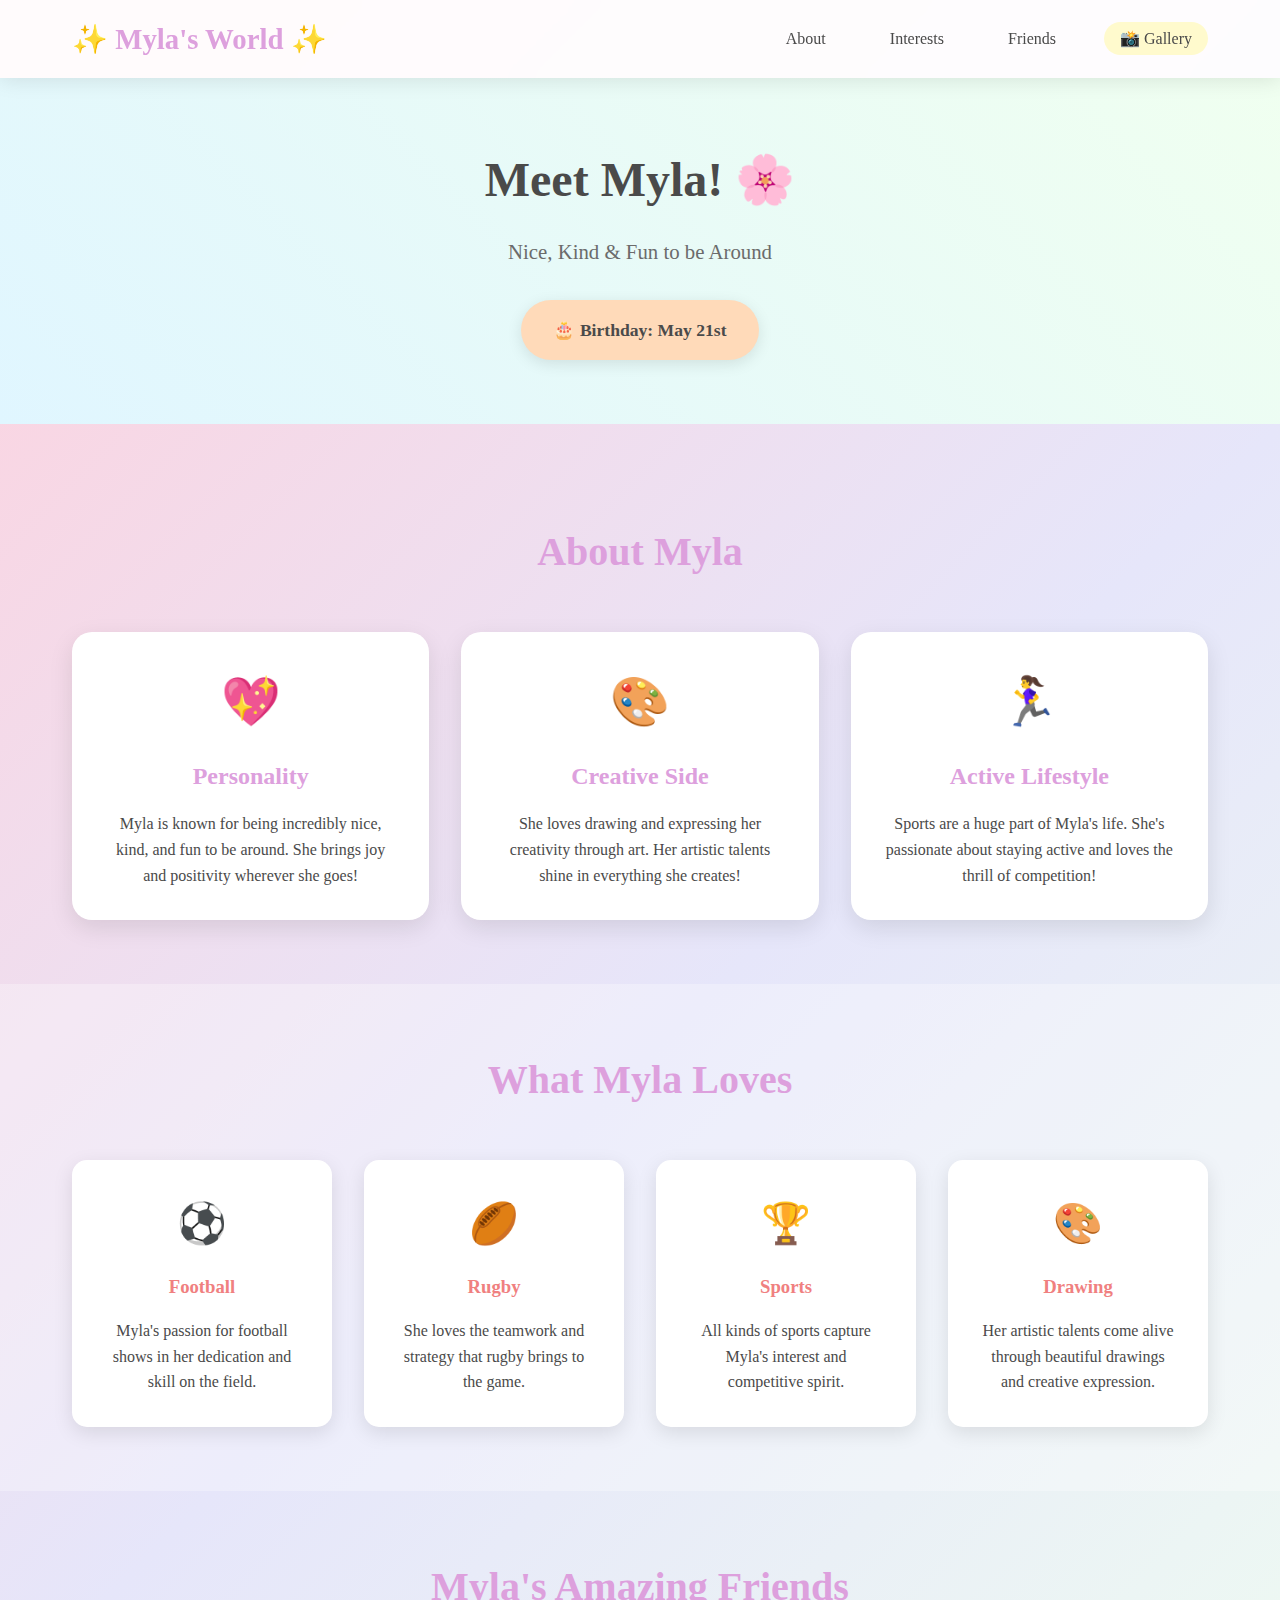
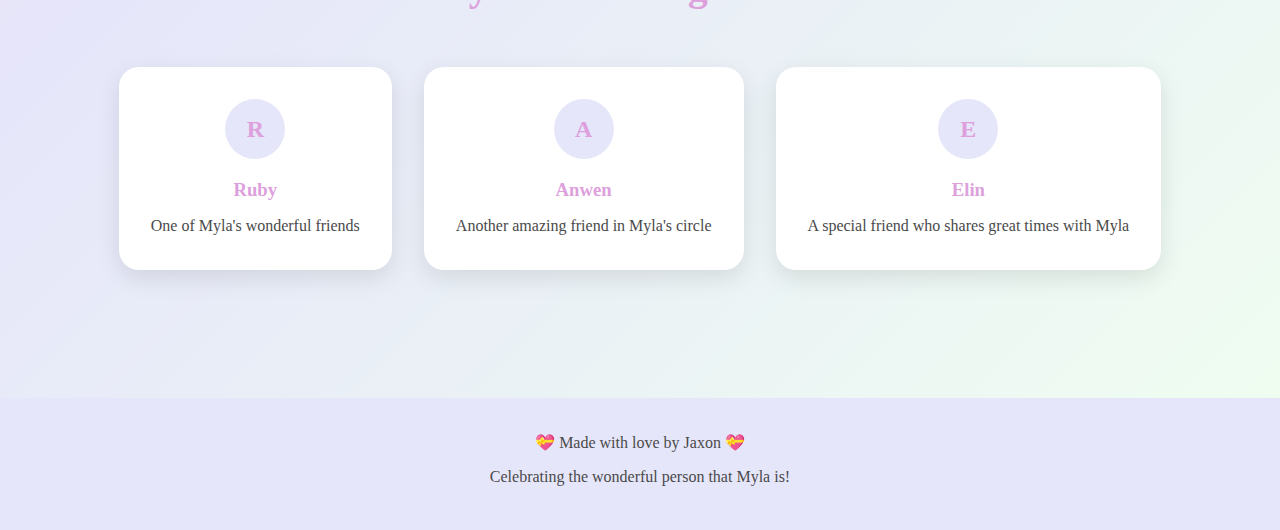
<file: index.html>
<!DOCTYPE html>
<html lang="en">
<head>
    <meta charset="UTF-8">
    <meta name="viewport" content="width=device-width, initial-scale=1.0">
    <title>All About Myla</title>
    <link rel="stylesheet" href="styles.css">
</head>
<body>
    <header>
        <nav>
            <h1>✨ Myla's World ✨</h1>
            <ul>
                <li><a href="#about">About</a></li>
                <li><a href="#interests">Interests</a></li>
                <li><a href="#friends">Friends</a></li>
                <li><a href="gallery.html" class="gallery-link">📸 Gallery</a></li>
            </ul>
        </nav>
    </header>

    <main>
        <section class="hero">
            <div class="hero-content">
                <h2>Meet Myla! 🌸</h2>
                <p class="hero-subtitle">Nice, Kind & Fun to be Around</p>
                <div class="birthday-badge">
                    🎂 Birthday: May 21st
                </div>
            </div>
        </section>

        <section id="about" class="section">
            <div class="container">
                <h2>About Myla</h2>
                <div class="about-grid">
                    <div class="about-card">
                        <div class="card-icon">💖</div>
                        <h3>Personality</h3>
                        <p>Myla is known for being incredibly nice, kind, and fun to be around. She brings joy and positivity wherever she goes!</p>
                    </div>
                    <div class="about-card">
                        <div class="card-icon">🎨</div>
                        <h3>Creative Side</h3>
                        <p>She loves drawing and expressing her creativity through art. Her artistic talents shine in everything she creates!</p>
                    </div>
                    <div class="about-card">
                        <div class="card-icon">🏃‍♀️</div>
                        <h3>Active Lifestyle</h3>
                        <p>Sports are a huge part of Myla's life. She's passionate about staying active and loves the thrill of competition!</p>
                    </div>
                </div>
            </div>
        </section>

        <section id="interests" class="section alt-bg">
            <div class="container">
                <h2>What Myla Loves</h2>
                <div class="interests-grid">
                    <div class="interest-card">
                        <div class="interest-icon">⚽</div>
                        <h3>Football</h3>
                        <p>Myla's passion for football shows in her dedication and skill on the field.</p>
                    </div>
                    <div class="interest-card">
                        <div class="interest-icon">🏉</div>
                        <h3>Rugby</h3>
                        <p>She loves the teamwork and strategy that rugby brings to the game.</p>
                    </div>
                    <div class="interest-card">
                        <div class="interest-icon">🏆</div>
                        <h3>Sports</h3>
                        <p>All kinds of sports capture Myla's interest and competitive spirit.</p>
                    </div>
                    <div class="interest-card">
                        <div class="interest-icon">🎨</div>
                        <h3>Drawing</h3>
                        <p>Her artistic talents come alive through beautiful drawings and creative expression.</p>
                    </div>
                </div>
            </div>
        </section>

        <section id="friends" class="section">
            <div class="container">
                <h2>Myla's Amazing Friends</h2>
                <div class="friends-container">
                    <div class="friend-card">
                        <div class="friend-initial">R</div>
                        <h3>Ruby</h3>
                        <p>One of Myla's wonderful friends</p>
                    </div>
                    <div class="friend-card">
                        <div class="friend-initial">A</div>
                        <h3>Anwen</h3>
                        <p>Another amazing friend in Myla's circle</p>
                    </div>
                    <div class="friend-card">
                        <div class="friend-initial">E</div>
                        <h3>Elin</h3>
                        <p>A special friend who shares great times with Myla</p>
                    </div>
                </div>
            </div>
        </section>
    </main>

    <footer>
        <div class="container">
            <p>💝 Made with love by Jaxon 💝</p>
            <p>Celebrating the wonderful person that Myla is!</p>
        </div>
    </footer>
</body>
</html>
</file>
<file: styles.css>
/* Pastel Color Palette */
:root {
    --pastel-pink: #FFD1DC;
    --pastel-lavender: #E6E6FA;
    --pastel-mint: #F0FFF0;
    --pastel-peach: #FFDAB9;
    --pastel-blue: #E0F6FF;
    --pastel-yellow: #FFFACD;
    --soft-purple: #DDA0DD;
    --soft-coral: #F08080;
    --text-dark: #4A4A4A;
    --text-light: #6B6B6B;
    --white: #FFFFFF;
}

* {
    margin: 0;
    padding: 0;
    box-sizing: border-box;
}

body {
    font-family: 'Georgia', 'Times New Roman', serif;
    line-height: 1.6;
    color: var(--text-dark);
    background: linear-gradient(135deg, var(--pastel-pink) 0%, var(--pastel-lavender) 50%, var(--pastel-mint) 100%);
    min-height: 100vh;
}

/* Header Styles */
header {
    background: rgba(255, 255, 255, 0.9);
    backdrop-filter: blur(10px);
    box-shadow: 0 2px 20px rgba(0, 0, 0, 0.1);
    position: sticky;
    top: 0;
    z-index: 100;
}

nav {
    display: flex;
    justify-content: space-between;
    align-items: center;
    padding: 1rem 2rem;
    max-width: 1200px;
    margin: 0 auto;
}

nav h1 {
    color: var(--soft-purple);
    font-size: 1.8rem;
    font-weight: bold;
}

nav ul {
    display: flex;
    list-style: none;
    gap: 2rem;
}

nav a {
    text-decoration: none;
    color: var(--text-dark);
    font-weight: 500;
    padding: 0.5rem 1rem;
    border-radius: 20px;
    transition: all 0.3s ease;
}

nav a:hover {
    background: var(--pastel-peach);
    transform: translateY(-2px);
}

.gallery-link {
    background: var(--pastel-yellow) !important;
    color: var(--text-dark) !important;
}

/* Hero Section */
.hero {
    text-align: center;
    padding: 4rem 2rem;
    background: linear-gradient(45deg, var(--pastel-blue), var(--pastel-mint));
    margin-bottom: 2rem;
}

.hero-content h2 {
    font-size: 3rem;
    margin-bottom: 1rem;
    color: var(--text-dark);
}

.hero-subtitle {
    font-size: 1.3rem;
    color: var(--text-light);
    margin-bottom: 2rem;
}

.birthday-badge {
    display: inline-block;
    background: var(--pastel-peach);
    padding: 1rem 2rem;
    border-radius: 30px;
    font-size: 1.1rem;
    font-weight: bold;
    color: var(--text-dark);
    box-shadow: 0 4px 15px rgba(0, 0, 0, 0.1);
}

/* Container */
.container {
    max-width: 1200px;
    margin: 0 auto;
    padding: 0 2rem;
}

/* Sections */
.section {
    padding: 4rem 0;
}

.alt-bg {
    background: rgba(255, 255, 255, 0.3);
}

.section h2 {
    text-align: center;
    font-size: 2.5rem;
    margin-bottom: 3rem;
    color: var(--soft-purple);
}

/* About Grid */
.about-grid {
    display: grid;
    grid-template-columns: repeat(auto-fit, minmax(300px, 1fr));
    gap: 2rem;
    margin-top: 2rem;
}

.about-card {
    background: var(--white);
    padding: 2rem;
    border-radius: 20px;
    text-align: center;
    box-shadow: 0 8px 25px rgba(0, 0, 0, 0.1);
    transition: transform 0.3s ease;
}

.about-card:hover {
    transform: translateY(-5px);
}

.card-icon {
    font-size: 3rem;
    margin-bottom: 1rem;
}

.about-card h3 {
    color: var(--soft-purple);
    margin-bottom: 1rem;
    font-size: 1.5rem;
}

/* Interests Grid */
.interests-grid {
    display: grid;
    grid-template-columns: repeat(auto-fit, minmax(250px, 1fr));
    gap: 2rem;
}

.interest-card {
    background: var(--white);
    padding: 2rem;
    border-radius: 15px;
    text-align: center;
    box-shadow: 0 6px 20px rgba(0, 0, 0, 0.1);
    transition: all 0.3s ease;
}

.interest-card:hover {
    transform: translateY(-3px);
    box-shadow: 0 10px 30px rgba(0, 0, 0, 0.15);
}

.interest-icon {
    font-size: 2.5rem;
    margin-bottom: 1rem;
}

.interest-card h3 {
    color: var(--soft-coral);
    margin-bottom: 1rem;
}

/* Friends Section */
.friends-container {
    display: flex;
    justify-content: center;
    gap: 2rem;
    flex-wrap: wrap;
}

.friend-card {
    background: var(--white);
    padding: 2rem;
    border-radius: 20px;
    text-align: center;
    box-shadow: 0 8px 25px rgba(0, 0, 0, 0.1);
    min-width: 200px;
    transition: transform 0.3s ease;
}

.friend-card:hover {
    transform: scale(1.05);
}

.friend-initial {
    width: 60px;
    height: 60px;
    border-radius: 50%;
    background: var(--pastel-lavender);
    display: flex;
    align-items: center;
    justify-content: center;
    font-size: 1.5rem;
    font-weight: bold;
    color: var(--soft-purple);
    margin: 0 auto 1rem;
}

.friend-card h3 {
    color: var(--soft-purple);
    margin-bottom: 0.5rem;
}

/* Gallery Styles */
.gallery-grid {
    display: grid;
    grid-template-columns: repeat(auto-fit, minmax(300px, 1fr));
    gap: 2rem;
    margin-top: 2rem;
}

.gallery-item {
    position: relative;
    border-radius: 15px;
    overflow: hidden;
    box-shadow: 0 8px 25px rgba(0, 0, 0, 0.1);
    transition: transform 0.3s ease;
}

.gallery-item:hover {
    transform: scale(1.03);
}

.gallery-item img {
    width: 100%;
    height: 250px;
    object-fit: cover;
}

.gallery-overlay {
    position: absolute;
    bottom: 0;
    left: 0;
    right: 0;
    background: linear-gradient(transparent, rgba(0, 0, 0, 0.7));
    color: white;
    padding: 1rem;
    text-align: center;
}

/* Video Grid */
.video-grid {
    display: grid;
    grid-template-columns: repeat(auto-fit, minmax(400px, 1fr));
    gap: 2rem;
    margin-top: 2rem;
}

.video-item {
    background: var(--white);
    padding: 1rem;
    border-radius: 15px;
    box-shadow: 0 8px 25px rgba(0, 0, 0, 0.1);
    text-align: center;
}

.video-item video {
    width: 100%;
    border-radius: 10px;
    margin-bottom: 1rem;
}

.video-item p {
    color: var(--soft-purple);
    font-weight: bold;
}

/* Footer */
footer {
    background: var(--pastel-lavender);
    text-align: center;
    padding: 2rem;
    margin-top: 4rem;
}

footer p {
    margin-bottom: 0.5rem;
    color: var(--text-dark);
}

footer a {
    color: var(--soft-purple);
    text-decoration: none;
    font-weight: bold;
}

footer a:hover {
    text-decoration: underline;
}

/* Responsive Design */
@media (max-width: 768px) {
    nav {
        flex-direction: column;
        gap: 1rem;
    }
    
    nav ul {
        gap: 1rem;
    }
    
    .hero-content h2 {
        font-size: 2rem;
    }
    
    .friends-container {
        flex-direction: column;
        align-items: center;
    }
    
    .video-grid {
        grid-template-columns: 1fr;
    }
    
    .gallery-grid {
        grid-template-columns: 1fr;
    }
}

/* Smooth scrolling */
html {
    scroll-behavior: smooth;
}

/* Add some sparkle animations */
@keyframes sparkle {
    0%, 100% { opacity: 1; }
    50% { opacity: 0.5; }
}

.hero-content h2 {
    animation: sparkle 2s ease-in-out infinite;
}
</file>
